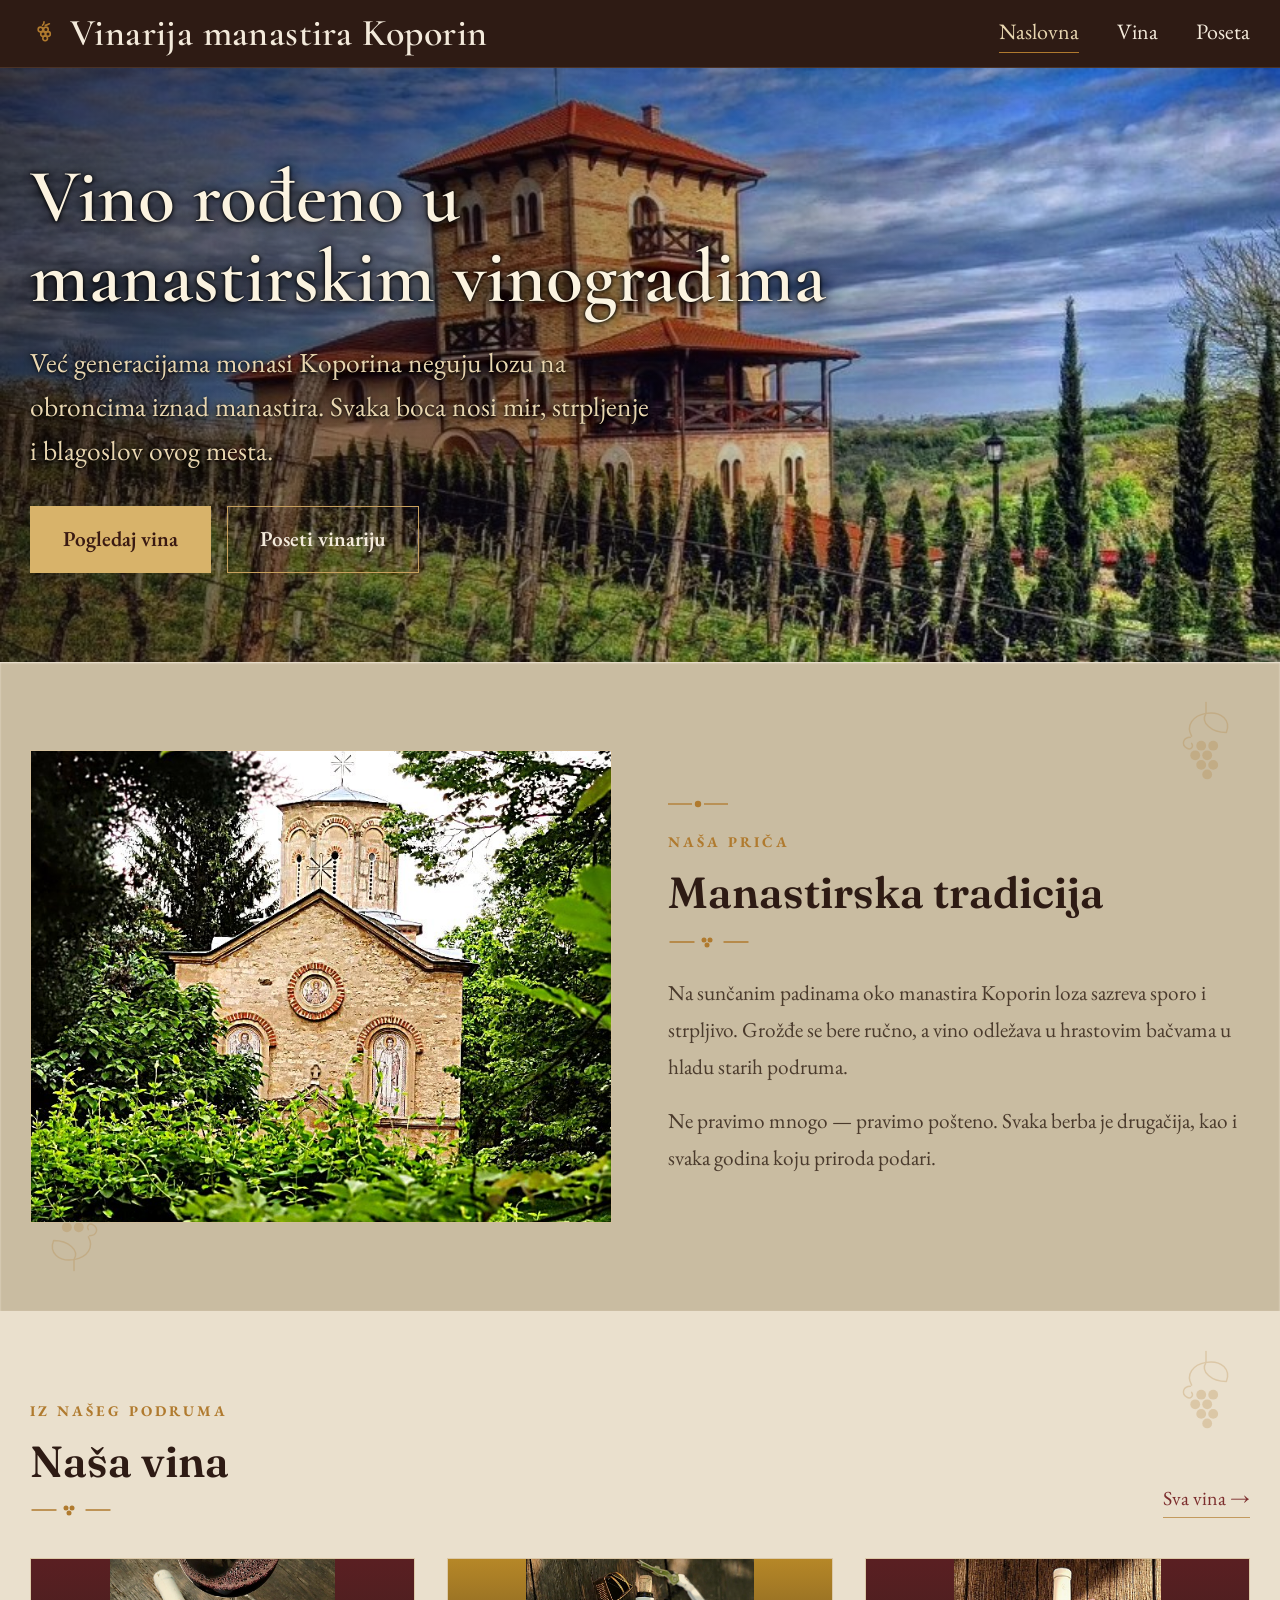
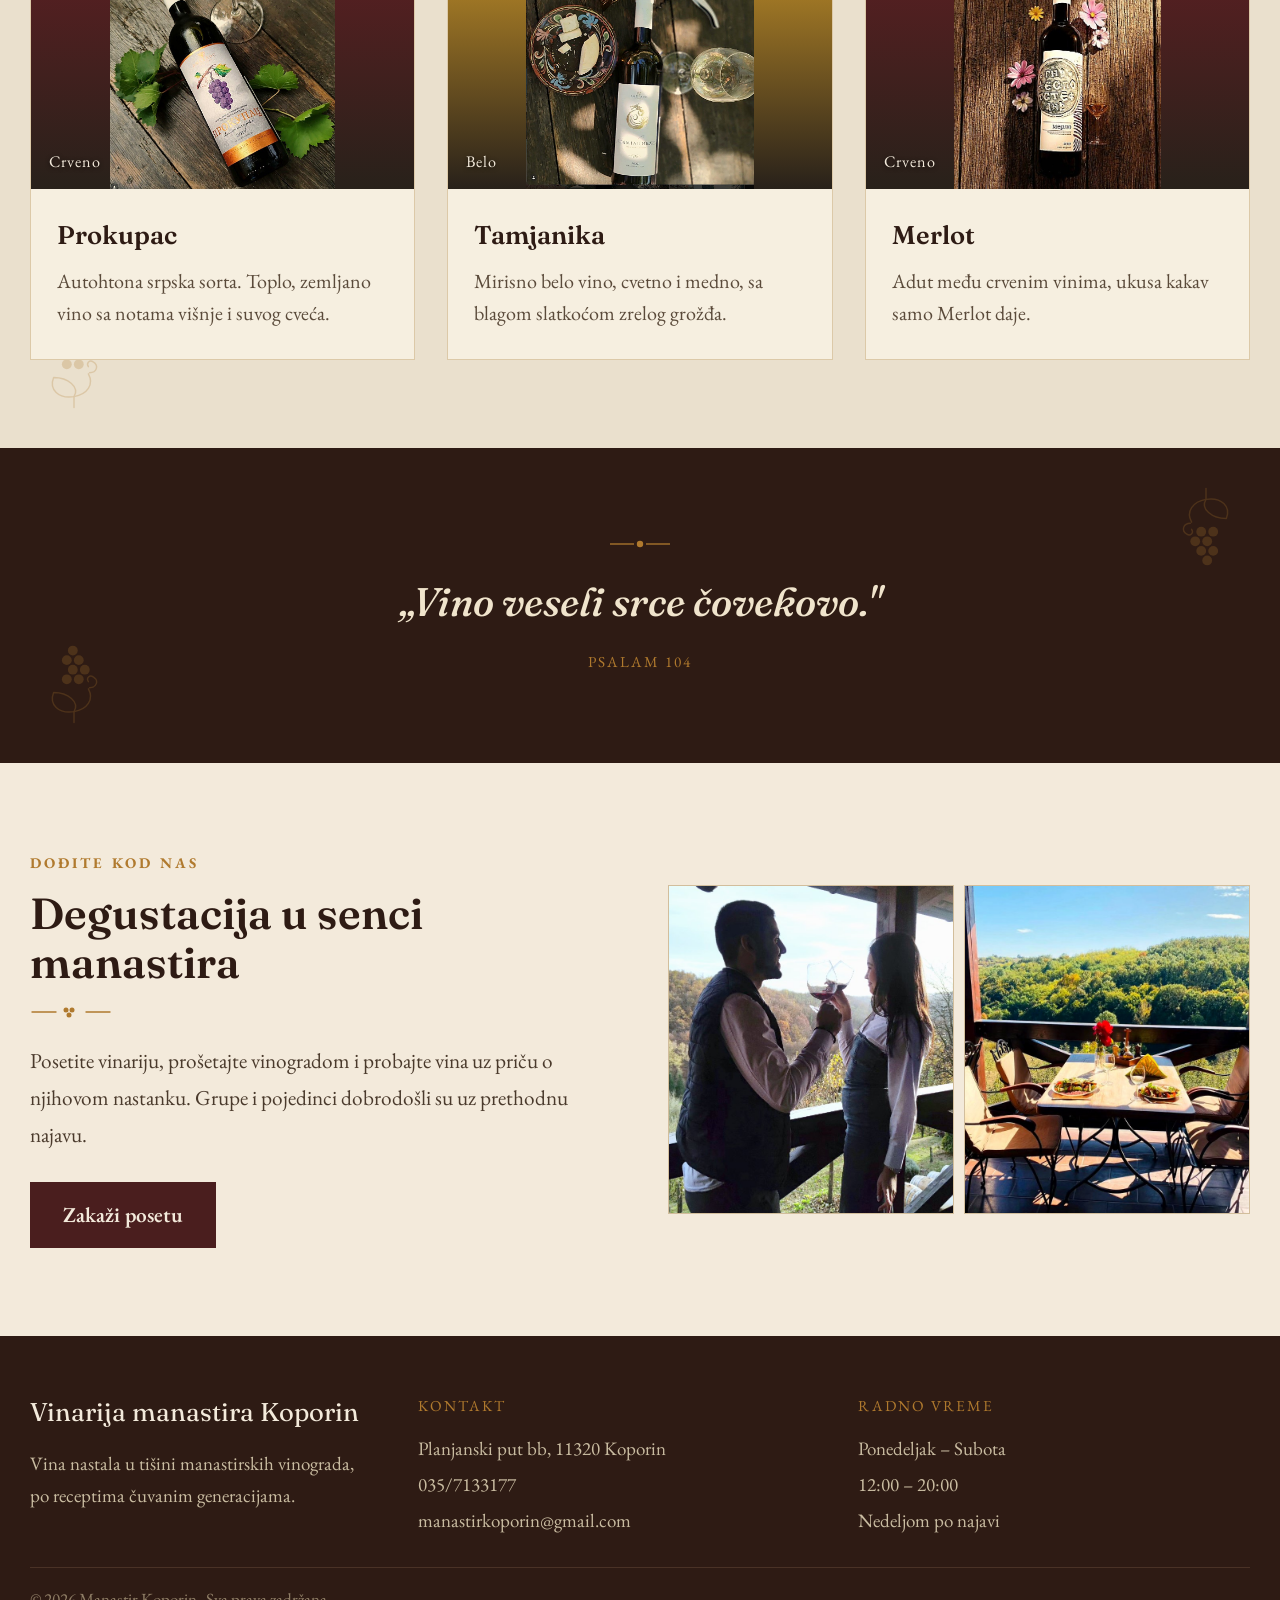
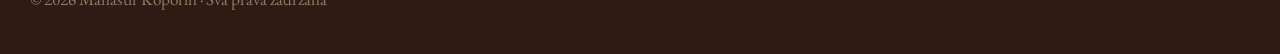
<file: index.html>
<!doctype html>
<html lang="sr-Latn">
<head>
<meta charset="utf-8">
<meta name="viewport" content="width=device-width, initial-scale=1">
<title>Vinarija manastira Koporin</title>
<meta name="description" content="Vina nastala u manastirskim vinogradima Koporina — prokupac, merlo, tamjanika, rizling i manastirske kupaže. Poseta i degustacija uz najavu.">
<link rel="preconnect" href="https://fonts.googleapis.com">
<link rel="preconnect" href="https://fonts.gstatic.com" crossorigin>
<link rel="stylesheet" href="https://fonts.googleapis.com/css2?family=Fraunces:ital,opsz,wght@0,9..144,400;0,9..144,500;0,9..144,600;1,9..144,500&family=EB+Garamond:ital,wght@0,400;0,500;0,600;1,400&family=Cormorant+Garamond:ital,wght@0,400;0,500;0,600;0,700;1,500&display=swap">
<link rel="stylesheet" href="styles.css">
</head>
<body>

<header class="site-header">
  <div class="wrap">
    <a class="brand" href="index.html">
      <svg width="28" height="28" viewBox="0 0 24 24" fill="none" stroke="#B07A2E" stroke-width="1.4" stroke-linecap="round"><path d="M12 2.5c0 2-1.2 2.8-1.2 2.8"></path><circle cx="9" cy="9" r="2"></circle><circle cx="13.6" cy="9" r="2"></circle><circle cx="11.2" cy="12.8" r="2"></circle><circle cx="15.4" cy="12.8" r="2"></circle><circle cx="13" cy="16.6" r="2"></circle><path d="M13 5.4c1.4 0 2.4-1 3.6-1.3"></path></svg>
      <span>Vinarija manastira Koporin</span>
    </a>
    <nav class="nav">
      <a href="index.html" class="is-active">Naslovna</a>
      <a href="vina.html">Vina</a>
      <a href="poseta.html">Poseta</a>
    </nav>
  </div>
</header>

<!-- HERO -->
<section class="hero" style="background-image:url('hero-vinograd.jpg');background-position:center 44%;">
  <div class="wrap">
    <h1 class="hero__title">Vino rođeno u<br>manastirskim vinogradima</h1>
    <p class="hero__lead">Već generacijama monasi Koporina neguju lozu na obroncima iznad manastira. Svaka boca nosi mir, strpljenje i blagoslov ovog mesta.</p>
    <div class="hero__btns">
      <a href="vina.html" class="btn btn--gold">Pogledaj vina</a>
      <a href="poseta.html" class="btn btn--outline">Poseti vinariju</a>
    </div>
  </div>
</section>

<!-- MANASTIRSKA TRADICIJA -->
<section class="section sec-clay orn">
  <div class="wrap split">
    <div class="split__media">
      <img src="crkva.jpg" alt="Crkva manastira Koporin">
    </div>
    <div class="split__body">
      <svg class="divider" width="60" height="16" viewBox="0 0 60 16" fill="none" stroke="#B07A2E" stroke-width="1.3"><line x1="0" y1="8" x2="24" y2="8"></line><circle cx="30" cy="8" r="3.2" fill="#B07A2E" stroke="none"></circle><line x1="36" y1="8" x2="60" y2="8"></line></svg>
      <div class="kicker">Naša priča</div>
      <h2 class="section-title" style="margin-bottom:24px;">Manastirska tradicija</h2>
      <p>Na sunčanim padinama oko manastira Koporin loza sazreva sporo i strpljivo. Grožđe se bere ručno, a vino odležava u hrastovim bačvama u hladu starih podruma.</p>
      <p>Ne pravimo mnogo — pravimo pošteno. Svaka berba je drugačija, kao i svaka godina koju priroda podari.</p>
    </div>
  </div>
</section>

<!-- NAŠA VINA -->
<section class="section sec-band orn">
  <div class="wrap">
    <div class="head-row">
      <div>
        <div class="kicker">Iz našeg podruma</div>
        <h2 class="section-title">Naša vina</h2>
      </div>
      <a href="vina.html" class="link-more">Sva vina →</a>
    </div>
    <div class="vino-grid">
      <article class="vino-card">
        <div class="vino-card__img"><img src="vino-prokupac.jpg" alt="Prokupac — crveno vino"><span class="vino-card__tag">Crveno</span></div>
        <div class="vino-card__body">
          <h3>Prokupac</h3>
          <p>Autohtona srpska sorta. Toplo, zemljano vino sa notama višnje i suvog cveća.</p>
        </div>
      </article>
      <article class="vino-card">
        <div class="vino-card__img is-white"><img src="vino-tamjanika.jpg" alt="Tamjanika — belo vino"><span class="vino-card__tag">Belo</span></div>
        <div class="vino-card__body">
          <h3>Tamjanika</h3>
          <p>Mirisno belo vino, cvetno i medno, sa blagom slatkoćom zrelog grožđa.</p>
        </div>
      </article>
      <article class="vino-card">
        <div class="vino-card__img"><img src="vino-merlo.jpg" alt="Merlot — crveno vino"><span class="vino-card__tag">Crveno</span></div>
        <div class="vino-card__body">
          <h3>Merlot</h3>
          <p>Adut među crvenim vinima, ukusa kakav samo Merlot daje.</p>
        </div>
      </article>
    </div>
  </div>
</section>

<!-- CITAT -->
<section class="section sec-dark orn">
  <div class="wrap quote">
    <svg class="divider" width="60" height="16" viewBox="0 0 60 16" fill="none" stroke="#B07A2E" stroke-width="1.3" style="margin:0 auto 22px;"><line x1="0" y1="8" x2="24" y2="8"></line><circle cx="30" cy="8" r="3.2" fill="#B07A2E" stroke="none"></circle><line x1="36" y1="8" x2="60" y2="8"></line></svg>
    <p>„Vino veseli srce čovekovo."</p>
    <div class="src">Psalam 104</div>
  </div>
</section>

<!-- POSETA TEASER -->
<section class="section sec-parchment">
  <div class="wrap split">
    <div class="split__body">
      <div class="kicker">Dođite kod nas</div>
      <h2 class="section-title" style="margin-bottom:22px;">Degustacija u senci manastira</h2>
      <p>Posetite vinariju, prošetajte vinogradom i probajte vina uz priču o njihovom nastanku. Grupe i pojedinci dobrodošli su uz prethodnu najavu.</p>
      <a href="poseta.html" class="btn btn--dark" style="margin-top:12px;">Zakaži posetu</a>
    </div>
    <div class="split__media" style="display:flex;gap:10px;">
      <img src="teaser-par.jpg" alt="Uz čašu vina na terasi vinarije" style="flex:1;aspect-ratio:1/1.15;">
      <img src="teaser-terasa.jpg" alt="Degustacija na terasi vinarije" style="flex:1;aspect-ratio:1/1.15;">
    </div>
  </div>
</section>

<!-- FOOTER -->
<footer class="site-footer">
  <div class="wrap footer-cols">
    <div class="about">
      <div class="name">Vinarija manastira Koporin</div>
      <p>Vina nastala u tišini manastirskih vinograda, po receptima čuvanim generacijama.</p>
    </div>
    <div class="footer-col">
      <div class="h">Kontakt</div>
      <div>Planjanski put bb, 11320 Koporin</div>
      <div><a href="tel:+38135713317">035/7133177</a></div>
      <div><a href="mailto:manastirkoporin@gmail.com">manastirkoporin@gmail.com</a></div>
    </div>
    <div class="footer-col">
      <div class="h">Radno vreme</div>
      <div>Ponedeljak – Subota</div>
      <div>12:00 – 20:00</div>
      <div>Nedeljom po najavi</div>
    </div>
  </div>
  <div class="wrap"><div class="copyright">© 2026 Manastir Koporin · Sva prava zadržana</div></div>
</footer>

</body>
</html>
</file>
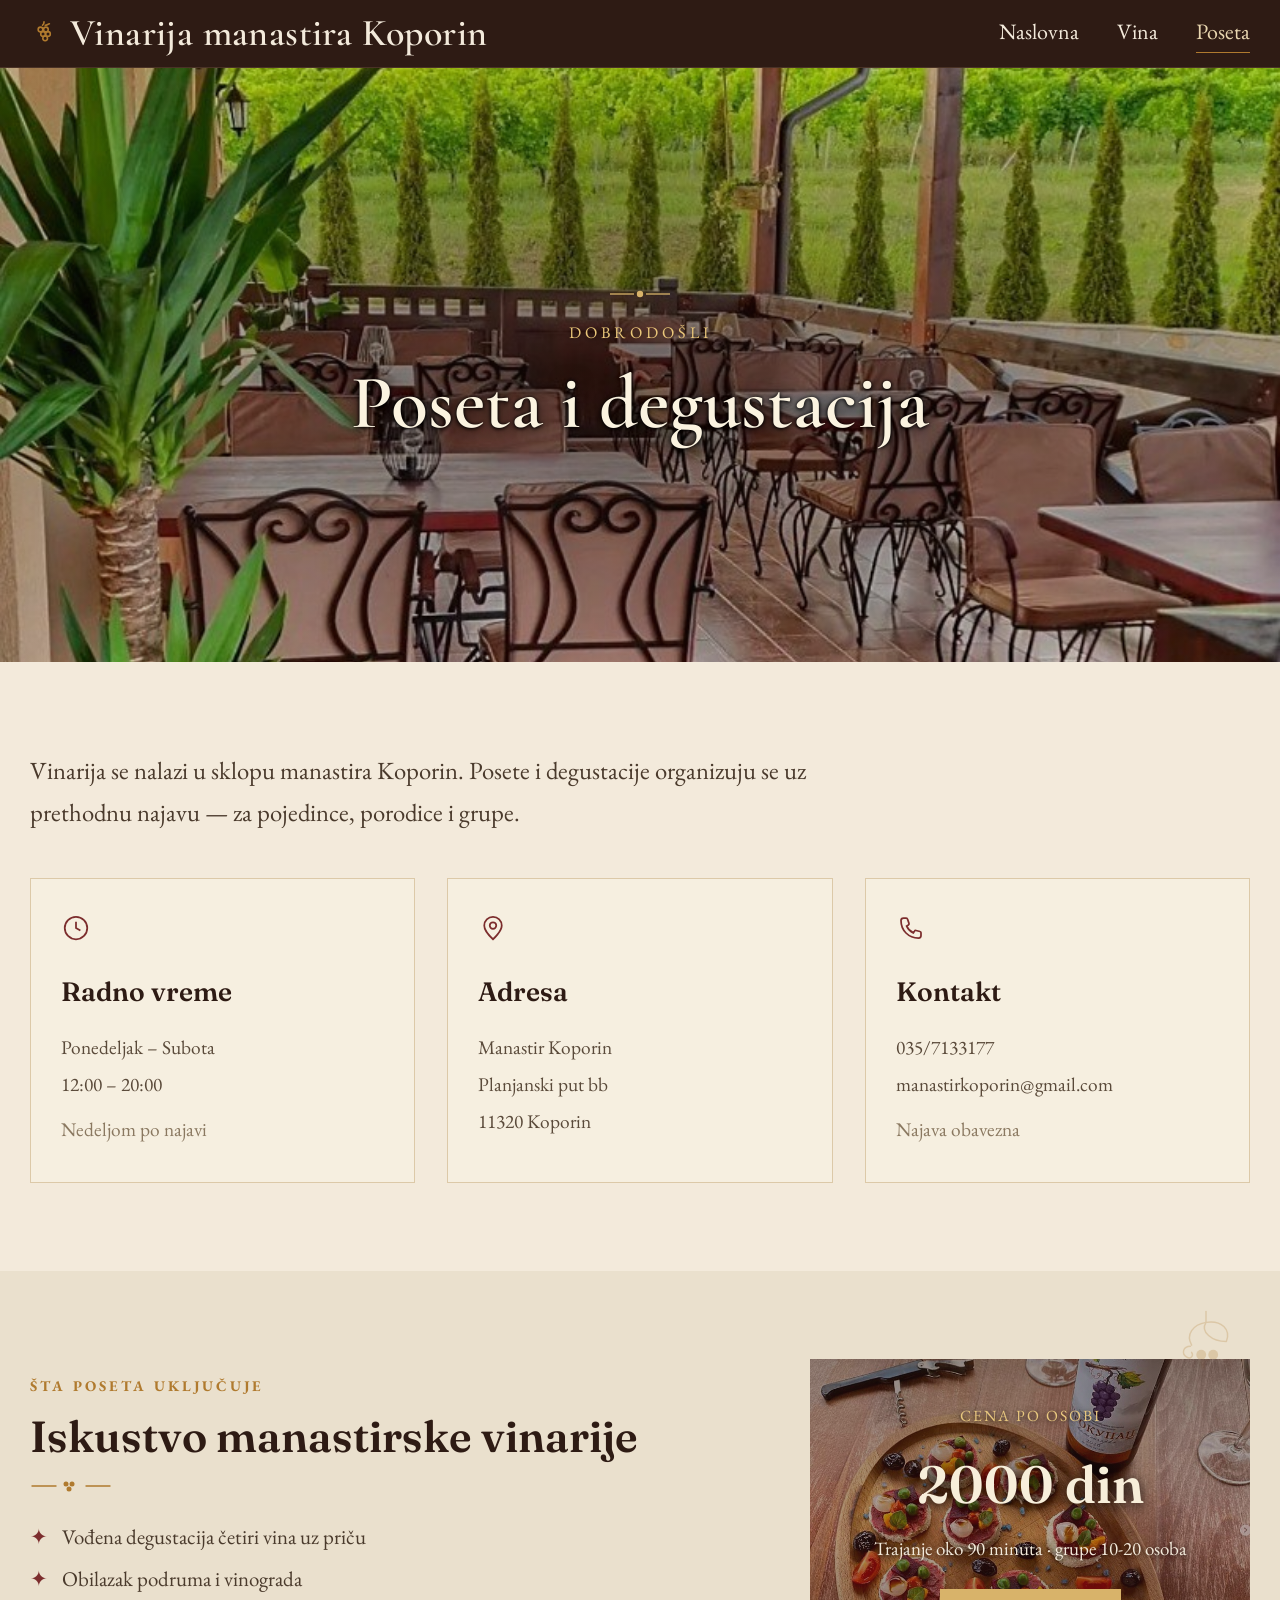
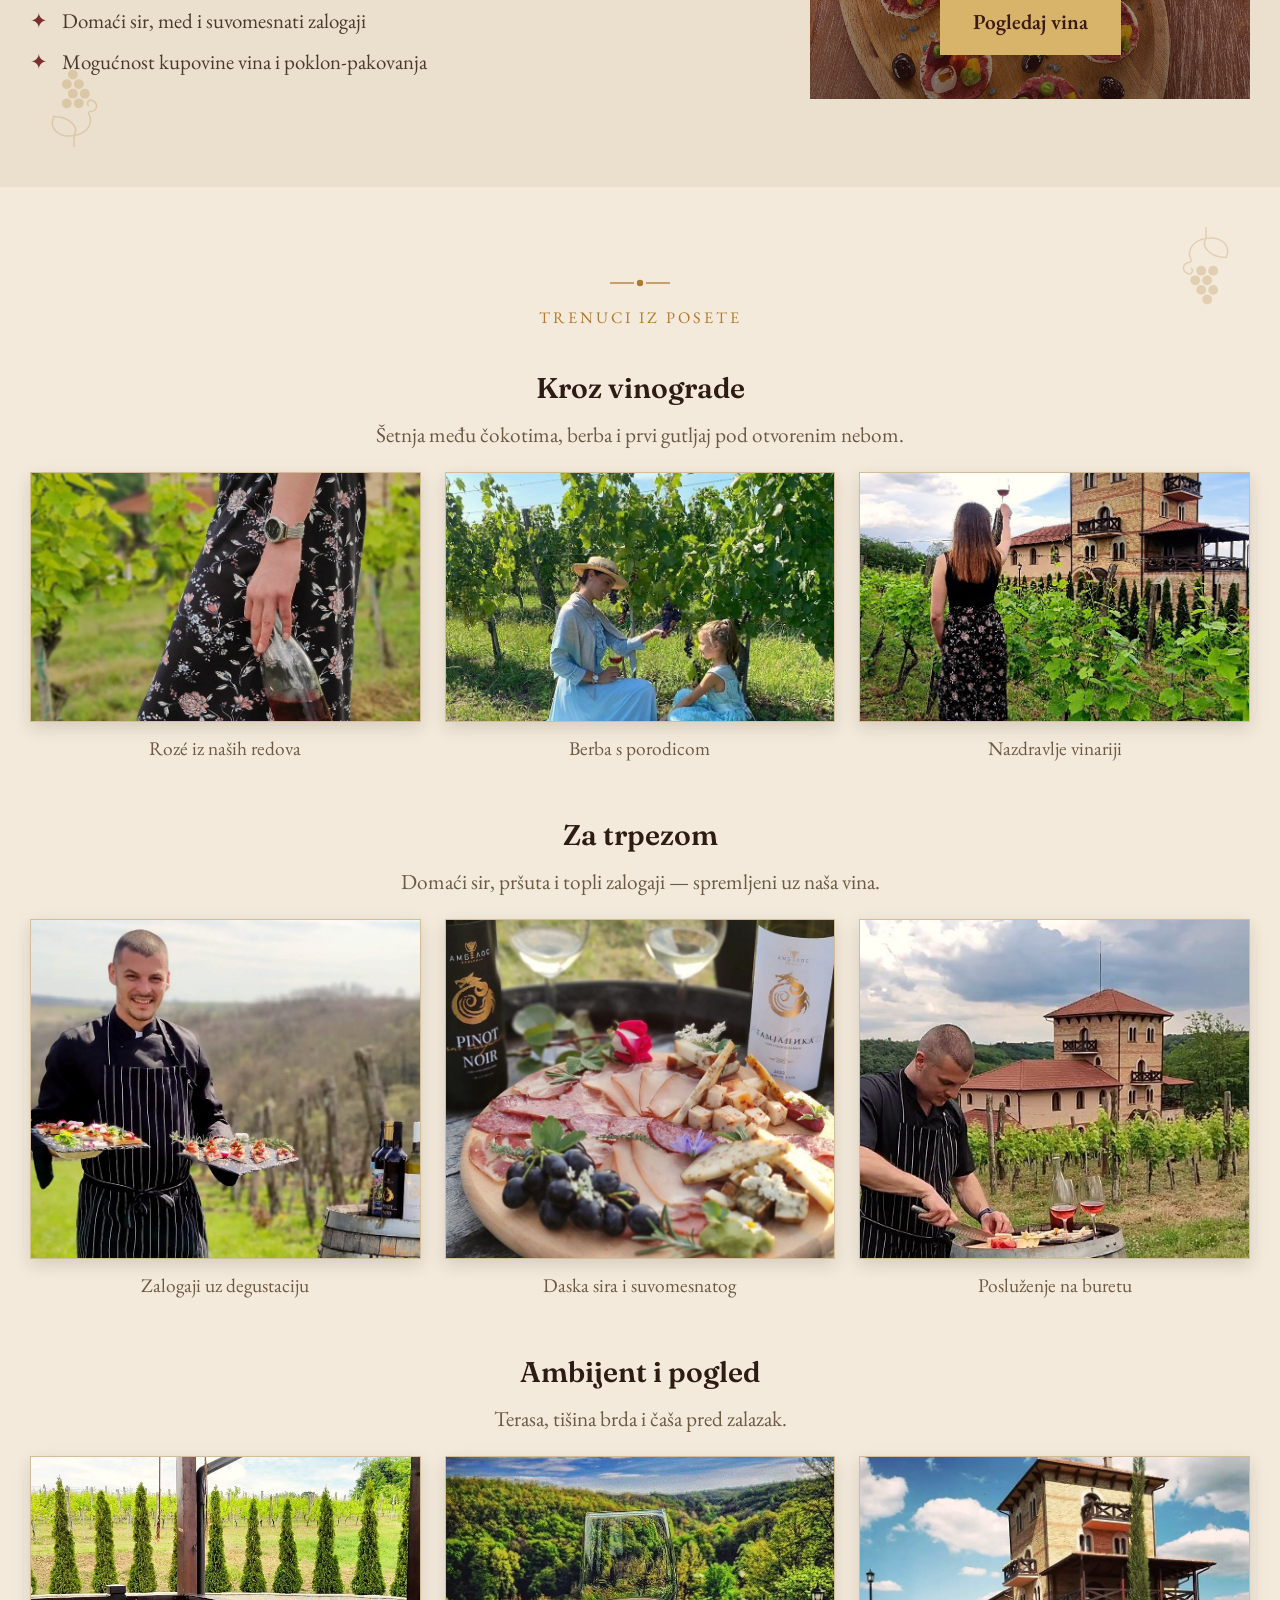
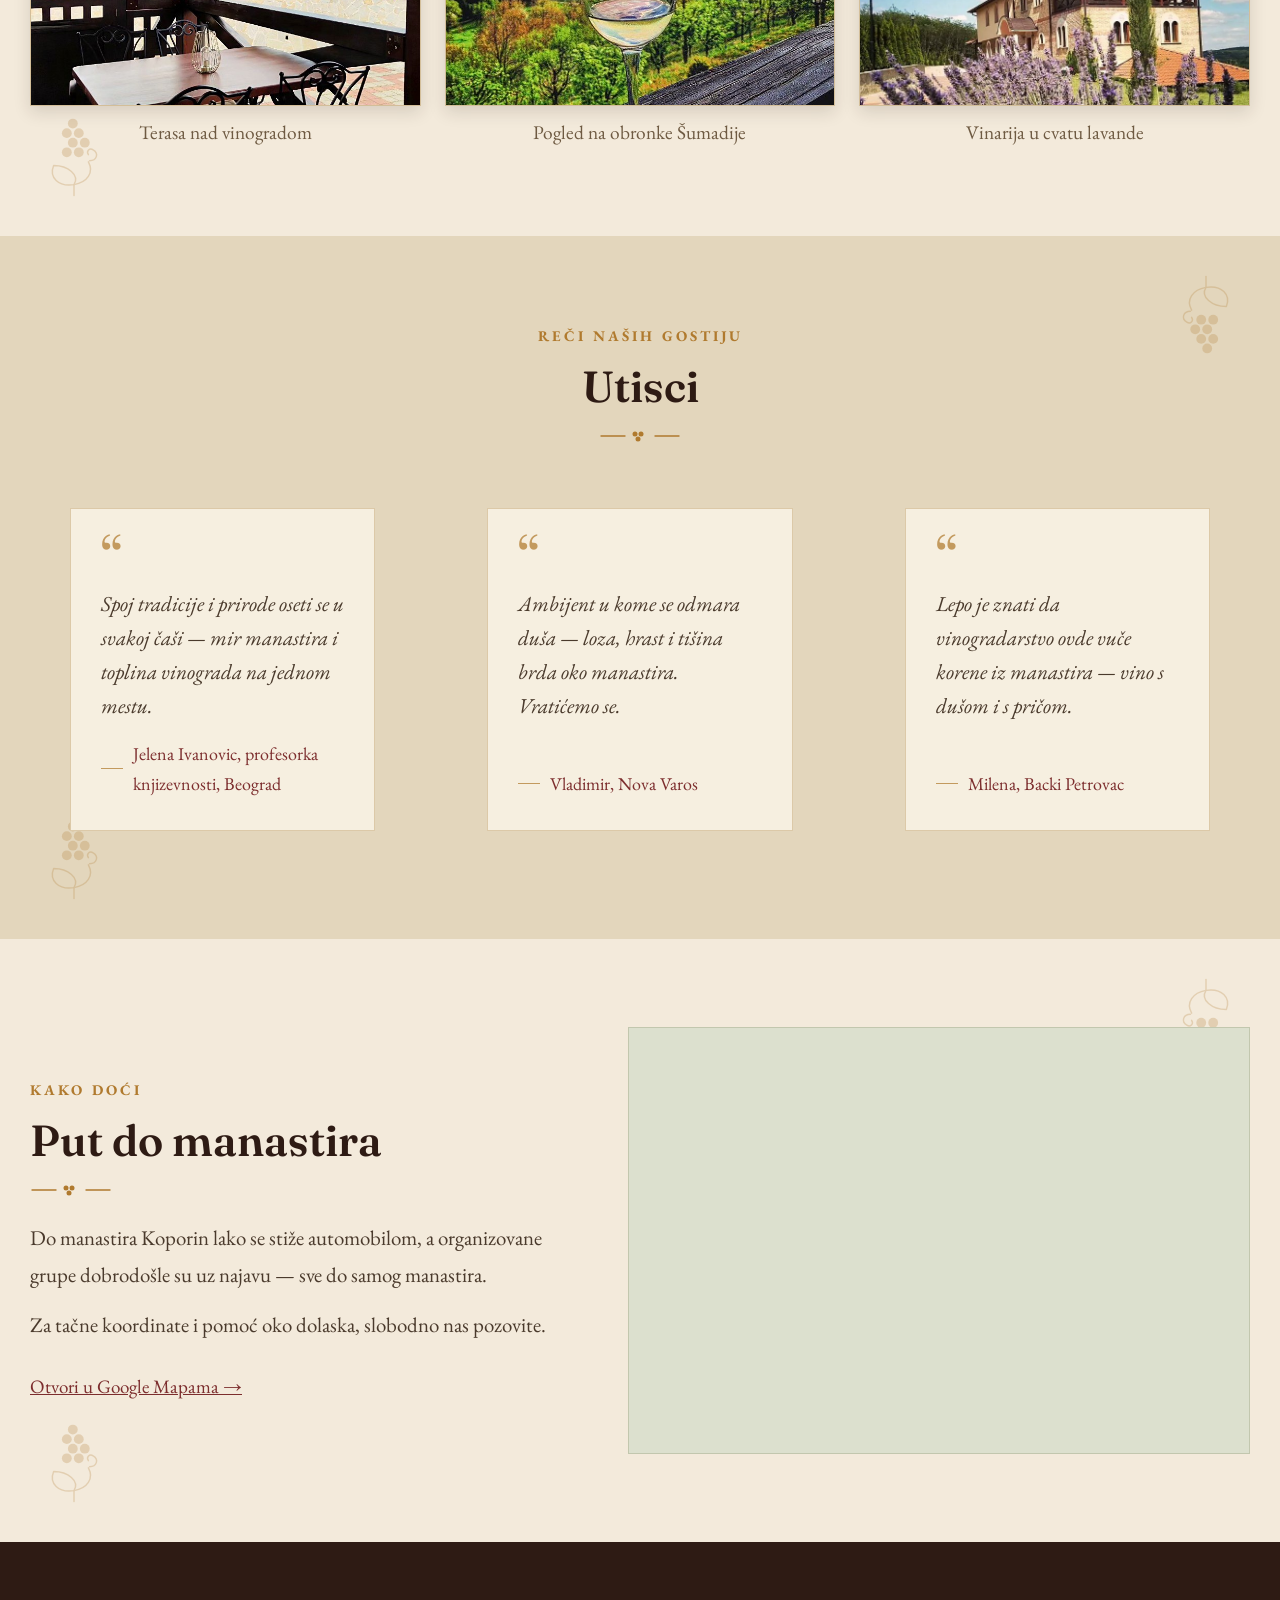
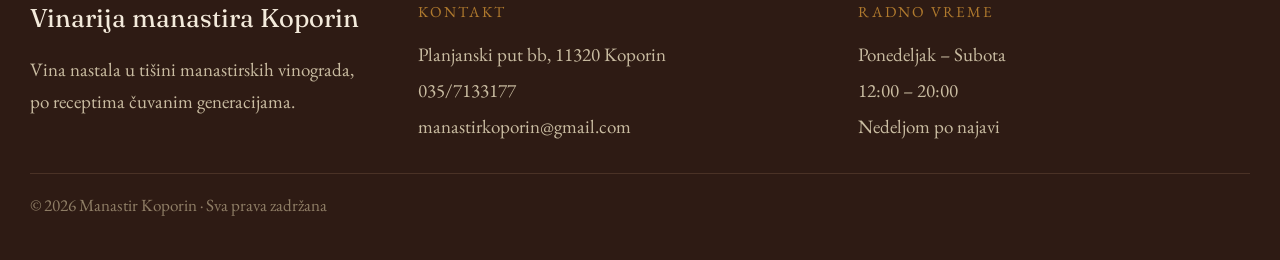
<file: poseta.html>
<!doctype html>
<html lang="sr-Latn">
<head>
<meta charset="utf-8">
<meta name="viewport" content="width=device-width, initial-scale=1">
<title>Poseta i degustacija — Vinarija manastira Koporin</title>
<meta name="description" content="Poseta i degustacija u vinariji manastira Koporin — radno vreme, cena, ponuda i mapa. Najava obavezna.">
<link rel="preconnect" href="https://fonts.googleapis.com">
<link rel="preconnect" href="https://fonts.gstatic.com" crossorigin>
<link rel="stylesheet" href="https://fonts.googleapis.com/css2?family=Fraunces:ital,opsz,wght@0,9..144,400;0,9..144,500;0,9..144,600;1,9..144,500&family=EB+Garamond:ital,wght@0,400;0,500;0,600;1,400&family=Cormorant+Garamond:ital,wght@0,400;0,500;0,600;0,700;1,500&display=swap">
<link rel="stylesheet" href="styles.css">
</head>
<body>

<header class="site-header">
  <div class="wrap">
    <a class="brand" href="index.html">
      <svg width="28" height="28" viewBox="0 0 24 24" fill="none" stroke="#B07A2E" stroke-width="1.4" stroke-linecap="round"><path d="M12 2.5c0 2-1.2 2.8-1.2 2.8"></path><circle cx="9" cy="9" r="2"></circle><circle cx="13.6" cy="9" r="2"></circle><circle cx="11.2" cy="12.8" r="2"></circle><circle cx="15.4" cy="12.8" r="2"></circle><circle cx="13" cy="16.6" r="2"></circle><path d="M13 5.4c1.4 0 2.4-1 3.6-1.3"></path></svg>
      <span>Vinarija manastira Koporin</span>
    </a>
    <nav class="nav">
      <a href="index.html">Naslovna</a>
      <a href="vina.html">Vina</a>
      <a href="poseta.html" class="is-active">Poseta</a>
    </nav>
  </div>
</header>

<!-- HERO -->
<section class="hero hero--center" style="background-image:url('poseta-hero.jpg');background-position:center 44%;">
  <div class="wrap">
    <svg class="divider" width="60" height="16" viewBox="0 0 60 16" fill="none" stroke="#D8B36A" stroke-width="1.3" style="margin-bottom:18px;"><line x1="0" y1="8" x2="24" y2="8"></line><circle cx="30" cy="8" r="3.2" fill="#D8B36A" stroke="none"></circle><line x1="36" y1="8" x2="60" y2="8"></line></svg>
    <div class="hero__eyebrow">Dobrodošli</div>
    <h1 class="hero__title">Poseta i degustacija</h1>
  </div>
</section>

<!-- INFO KOLONE -->
<section class="section sec-parchment">
  <div class="wrap">
    <p class="lead">Vinarija se nalazi u sklopu manastira Koporin. Posete i degustacije organizuju se uz prethodnu najavu — za pojedince, porodice i grupe.</p>
    <div class="info-grid">
      <div class="info-card">
        <svg width="30" height="30" viewBox="0 0 24 24" fill="none" stroke="#7C2D2D" stroke-width="1.4"><circle cx="12" cy="12" r="9"></circle><path d="M12 7v5l3.5 2"></path></svg>
        <h3>Radno vreme</h3>
        <div class="lines">
          <div>Ponedeljak – Subota</div>
          <div>12:00 – 20:00</div>
          <div class="muted">Nedeljom po najavi</div>
        </div>
      </div>
      <div class="info-card">
        <svg width="30" height="30" viewBox="0 0 24 24" fill="none" stroke="#7C2D2D" stroke-width="1.4"><path d="M12 21s7-6.2 7-11a7 7 0 0 0-14 0c0 4.8 7 11 7 11z"></path><circle cx="12" cy="10" r="2.6"></circle></svg>
        <h3>Adresa</h3>
        <div class="lines">
          <div>Manastir Koporin</div>
          <div>Planjanski put bb</div>
          <div>11320 Koporin</div>
        </div>
      </div>
      <div class="info-card">
        <svg width="30" height="30" viewBox="0 0 24 24" fill="none" stroke="#7C2D2D" stroke-width="1.4"><path d="M4 6c0 8 6 14 14 14 1.2 0 2-.9 2-2v-2.2c0-.5-.3-.9-.8-1l-3.2-.8c-.5-.1-1 .1-1.2.5l-.9 1.4c-2.4-1.1-4.3-3-5.4-5.4l1.4-.9c.4-.2.6-.7.5-1.2L9.2 4.8c-.1-.5-.5-.8-1-.8H6C4.9 4 4 4.8 4 6z"></path></svg>
        <h3>Kontakt</h3>
        <div class="lines">
          <div><a href="tel:+38135713317" style="color:inherit;text-decoration:none;">035/7133177</a></div>
          <div><a href="mailto:manastirkoporin@gmail.com" style="color:inherit;text-decoration:none;">manastirkoporin@gmail.com</a></div>
          <div class="muted">Najava obavezna</div>
        </div>
      </div>
    </div>
  </div>
</section>

<!-- ŠTA POSETA UKLJUČUJE -->
<section class="section sec-band orn">
  <div class="wrap include">
    <div class="include__list">
      <div class="kicker">Šta poseta uključuje</div>
      <h2 class="section-title">Iskustvo manastirske vinarije</h2>
      <ul>
        <li>Vođena degustacija četiri vina uz priču</li>
        <li>Obilazak podruma i vinograda</li>
        <li>Domaći sir, med i suvomesnati zalogaji</li>
        <li>Mogućnost kupovine vina i poklon-pakovanja</li>
      </ul>
    </div>
    <div class="price-box">
      <img src="degustacija-bg.jpg" alt="Degustacija — zalogaji uz vino">
      <div class="label">Cena po osobi</div>
      <div class="amount">2000 din</div>
      <p class="note">Trajanje oko 90 minuta · grupe 10-20 osoba</p>
      <a href="vina.html" class="btn btn--gold">Pogledaj vina</a>
    </div>
  </div>
</section>

<!-- TRENUCI IZ POSETE (galerija) -->
<section class="section sec-parchment orn">
  <div class="wrap">
    <div class="gallery-head">
      <svg class="divider" width="60" height="16" viewBox="0 0 60 16" fill="none" stroke="#B07A2E" stroke-width="1.3" style="margin:0 auto 14px;"><line x1="0" y1="8" x2="24" y2="8"></line><circle cx="30" cy="8" r="3.2" fill="#B07A2E" stroke="none"></circle><line x1="36" y1="8" x2="60" y2="8"></line></svg>
      <div class="eyebrow">Trenuci iz posete</div>
    </div>

    <div class="scene">
      <div class="scene__head">
        <h3>Kroz vinograde</h3>
        <p>Šetnja među čokotima, berba i prvi gutljaj pod otvorenim nebom.</p>
      </div>
      <div class="gallery-grid">
        <figure><div class="ph"><img src="g-roze.jpg" alt="Rozé u vinogradu"></div><figcaption>Rozé iz naših redova</figcaption></figure>
        <figure><div class="ph"><img src="g-berba.jpg" alt="Berba grožđa"></div><figcaption>Berba s porodicom</figcaption></figure>
        <figure><div class="ph"><img src="g-nazdravlje.jpg" alt="Nazdravljanje pred vinarijom"></div><figcaption>Nazdravlje vinariji</figcaption></figure>
      </div>
    </div>

    <div class="scene">
      <div class="scene__head">
        <h3>Za trpezom</h3>
        <p>Domaći sir, pršuta i topli zalogaji — spremljeni uz naša vina.</p>
      </div>
      <div class="gallery-grid">
        <figure><div class="ph"><img src="g-zalogaji.jpg" alt="Zalogaji uz vino" style="object-position:center top;"></div><figcaption>Zalogaji uz degustaciju</figcaption></figure>
        <figure><div class="ph"><img src="g-daska.jpg" alt="Daska sira i suvomesnatog"></div><figcaption>Daska sira i suvomesnatog</figcaption></figure>
        <figure><div class="ph"><img src="g-bure.jpg" alt="Posluženje na buretu" style="object-position:center 30%;"></div><figcaption>Posluženje na buretu</figcaption></figure>
      </div>
    </div>

    <div class="scene">
      <div class="scene__head">
        <h3>Ambijent i pogled</h3>
        <p>Terasa, tišina brda i čaša pred zalazak.</p>
      </div>
      <div class="gallery-grid">
        <figure><div class="ph"><img src="g-terasa.jpg" alt="Terasa nad vinogradom"></div><figcaption>Terasa nad vinogradom</figcaption></figure>
        <figure><div class="ph"><img src="g-pogled.jpg" alt="Čaša vina uz pogled na obronke Šumadije"></div><figcaption>Pogled na obronke Šumadije</figcaption></figure>
        <figure><div class="ph"><img src="g-lavanda.jpg" alt="Vinarija u cvatu lavande"></div><figcaption>Vinarija u cvatu lavande</figcaption></figure>
      </div>
    </div>
  </div>
</section>

<!-- UTISCI -->
<section class="section sec-band2 orn">
  <div class="wrap">
    <div class="utisci-head">
      <div class="kicker">Reči naših gostiju</div>
      <h2 class="section-title">Utisci</h2>
    </div>
    <div class="utisci-grid">
      <blockquote class="utisak">
        <div class="mark">&#8220;</div>
        <p>Spoj tradicije i prirode oseti se u svakoj čaši — mir manastira i toplina vinograda na jednom mestu.</p>
        <footer class="by"><i></i><span>Jelena Ivanovic, profesorka knjizevnosti, Beograd</span></footer>
      </blockquote>
      <blockquote class="utisak">
        <div class="mark">&#8220;</div>
        <p>Ambijent u kome se odmara duša — loza, hrast i tišina brda oko manastira. Vratićemo se.</p>
        <footer class="by"><i></i><span>Vladimir, Nova Varos</span></footer>
      </blockquote>
      <blockquote class="utisak">
        <div class="mark">&#8220;</div>
        <p>Lepo je znati da vinogradarstvo ovde vuče korene iz manastira — vino s dušom i s pričom.</p>
        <footer class="by"><i></i><span>Milena, Backi Petrovac</span></footer>
      </blockquote>
    </div>
  </div>
</section>

<!-- KAKO DOĆI -->
<section class="section sec-parchment orn">
  <div class="wrap map-split">
    <div class="map-split__text">
      <div class="kicker">Kako doći</div>
      <h2 class="section-title" style="margin-bottom:22px;">Put do manastira</h2>
      <p>Do manastira Koporin lako se stiže automobilom, a organizovane grupe dobrodošle su uz najavu — sve do samog manastira.</p>
      <p>Za tačne koordinate i pomoć oko dolaska, slobodno nas pozovite.</p>
      <a class="map-link" href="https://www.google.com/maps/search/?api=1&query=44.3151417,21.0016861" target="_blank" rel="noopener">Otvori u Google Mapama →</a>
    </div>
    <div class="map-wrap">
      <div class="map-frame">
        <iframe
          title="Mapa — Manastir Koporin"
          src="https://maps.google.com/maps?q=44.3151417,21.0016861&z=15&hl=sr&output=embed"
          loading="lazy" referrerpolicy="no-referrer-when-downgrade" allowfullscreen></iframe>
      </div>
    </div>
  </div>
</section>

<!-- FOOTER -->
<footer class="site-footer">
  <div class="wrap footer-cols">
    <div class="about">
      <div class="name">Vinarija manastira Koporin</div>
      <p>Vina nastala u tišini manastirskih vinograda, po receptima čuvanim generacijama.</p>
    </div>
    <div class="footer-col">
      <div class="h">Kontakt</div>
      <div>Planjanski put bb, 11320 Koporin</div>
      <div><a href="tel:+38135713317">035/7133177</a></div>
      <div><a href="mailto:manastirkoporin@gmail.com">manastirkoporin@gmail.com</a></div>
    </div>
    <div class="footer-col">
      <div class="h">Radno vreme</div>
      <div>Ponedeljak – Subota</div>
      <div>12:00 – 20:00</div>
      <div>Nedeljom po najavi</div>
    </div>
  </div>
  <div class="wrap"><div class="copyright">© 2026 Manastir Koporin · Sva prava zadržana</div></div>
</footer>

</body>
</html>
</file>
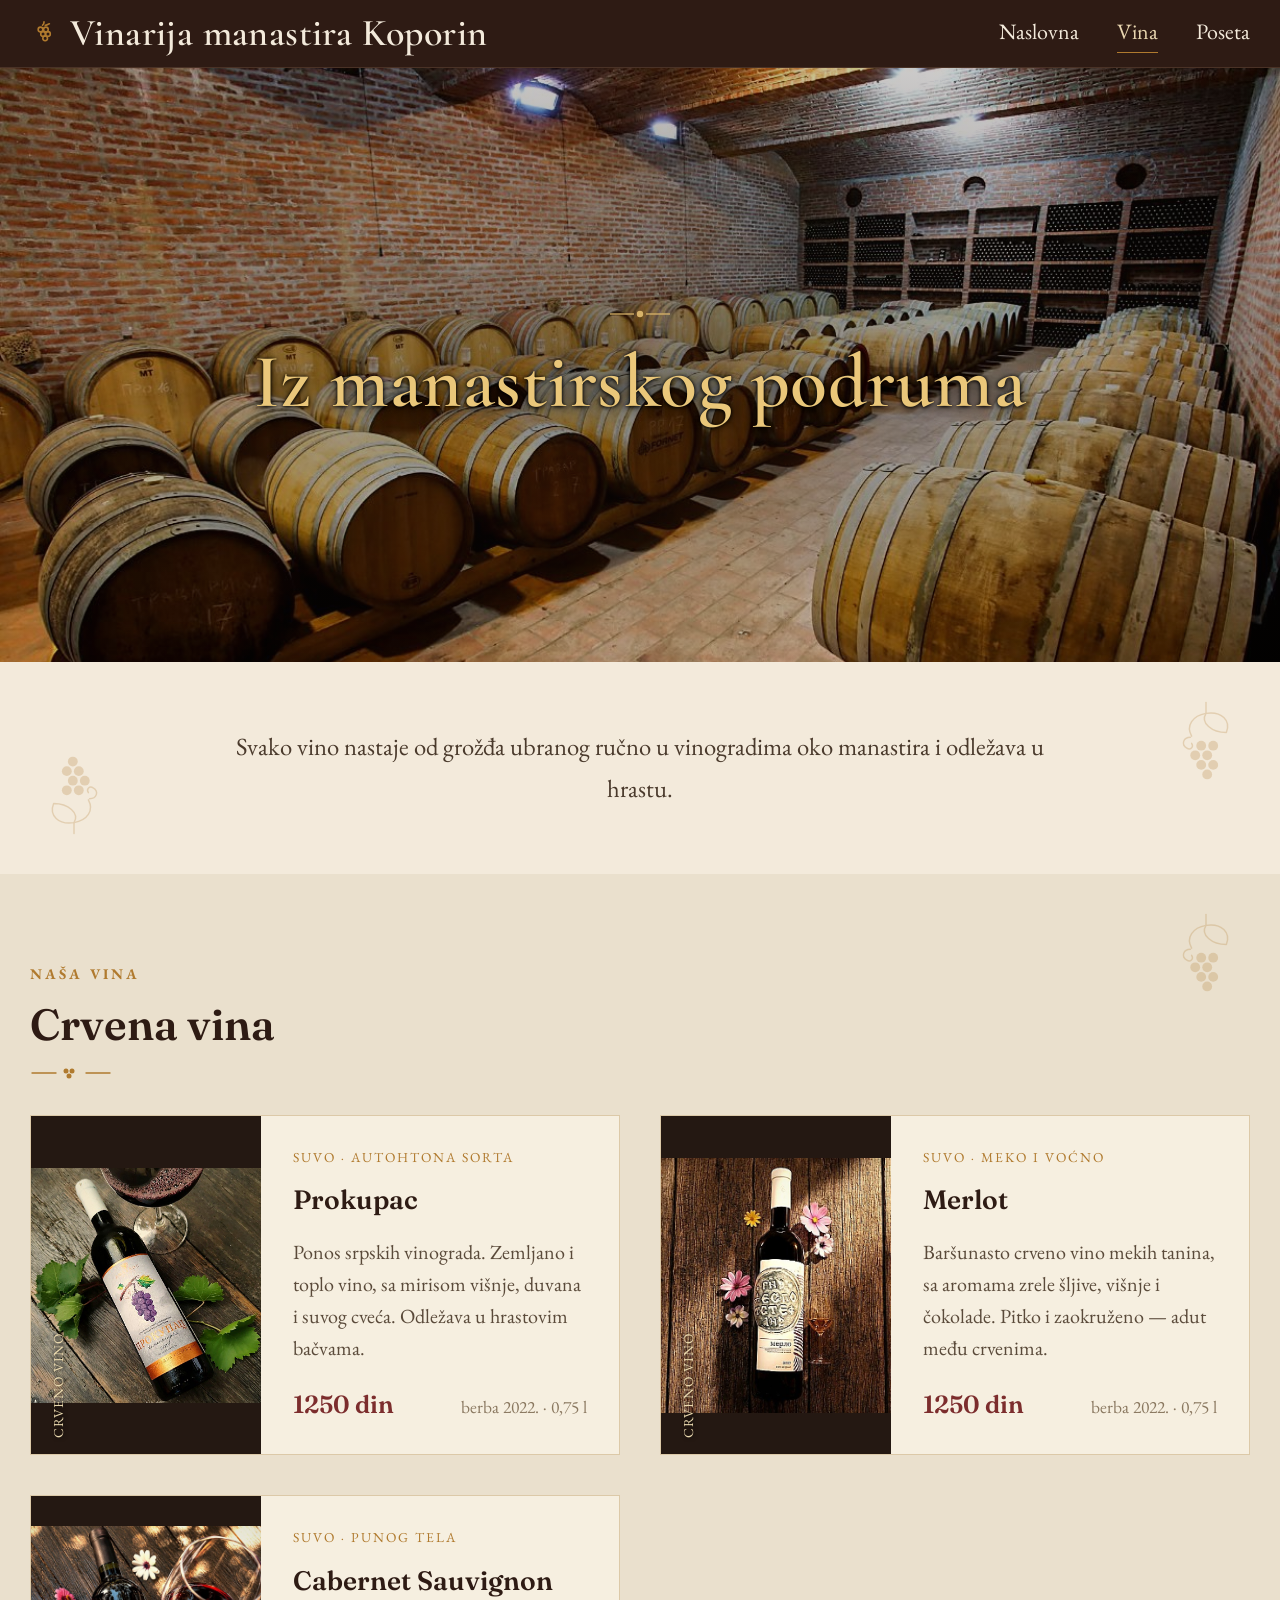
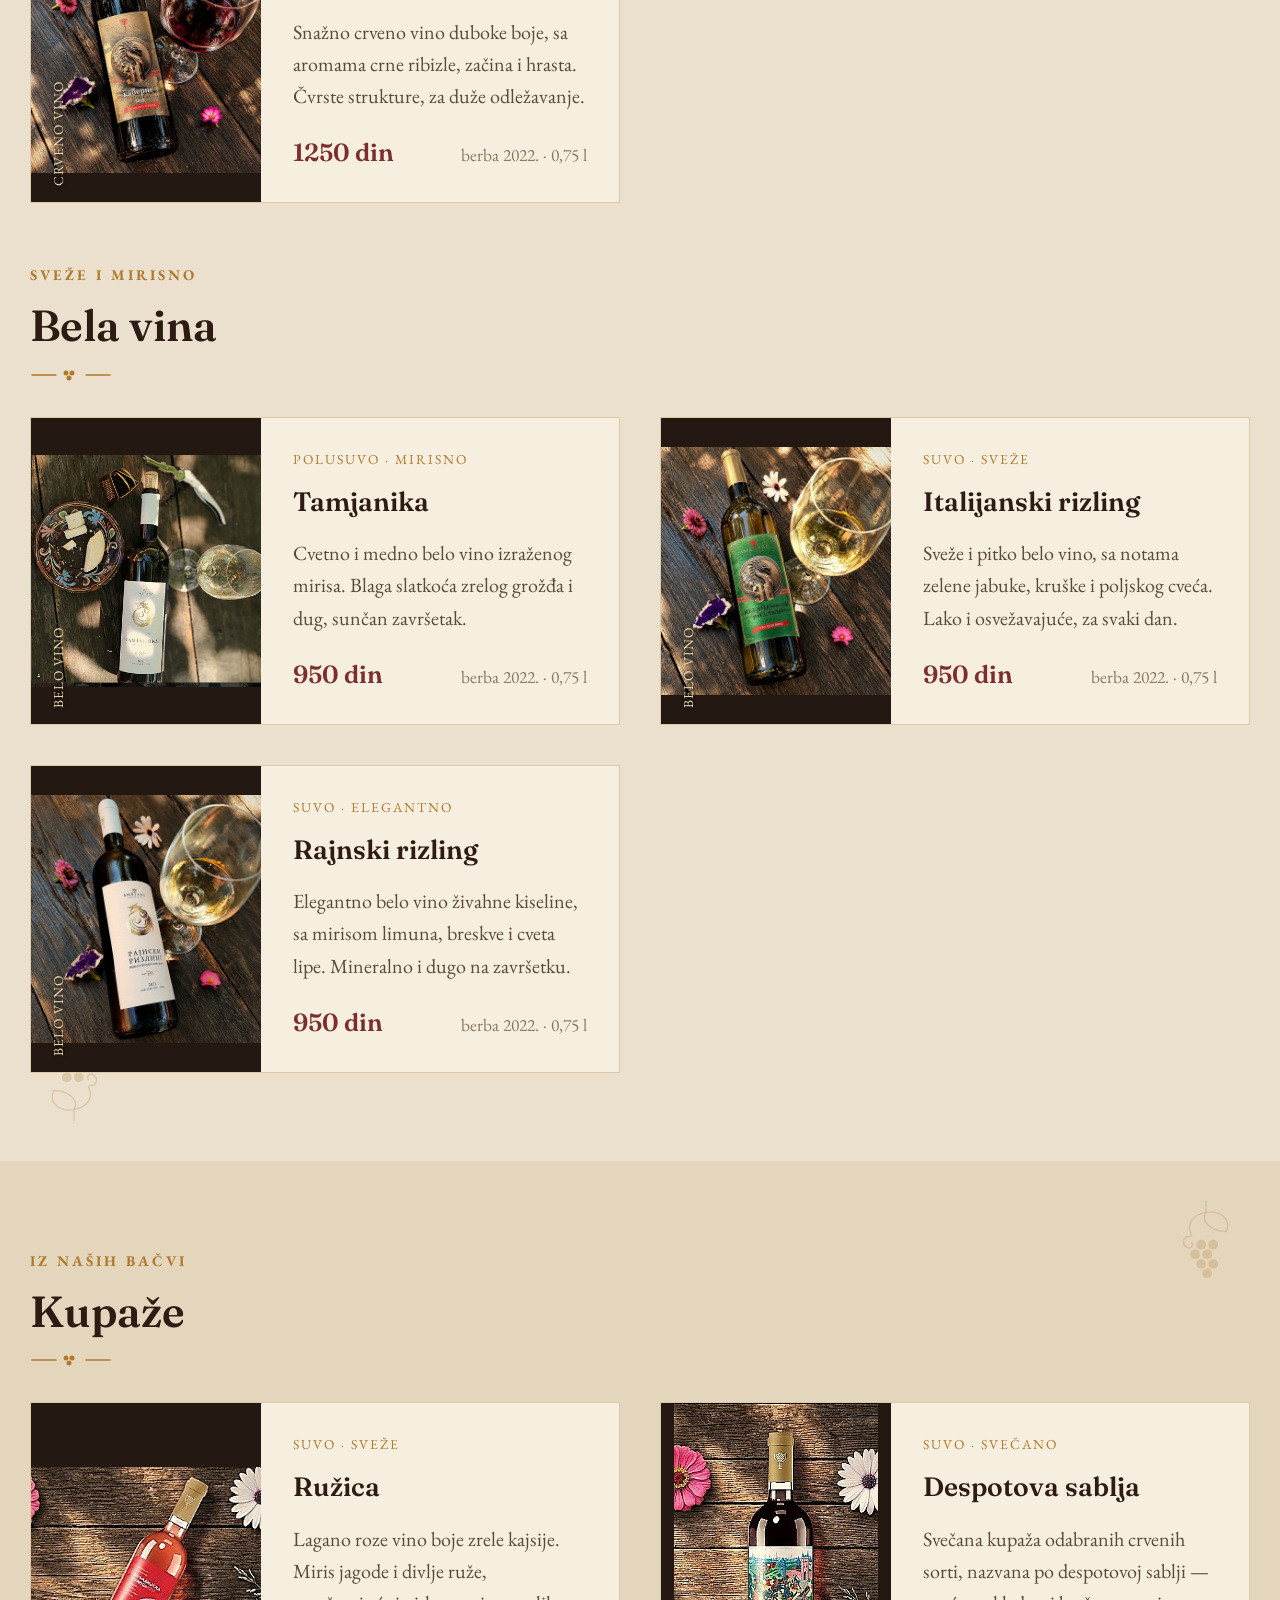
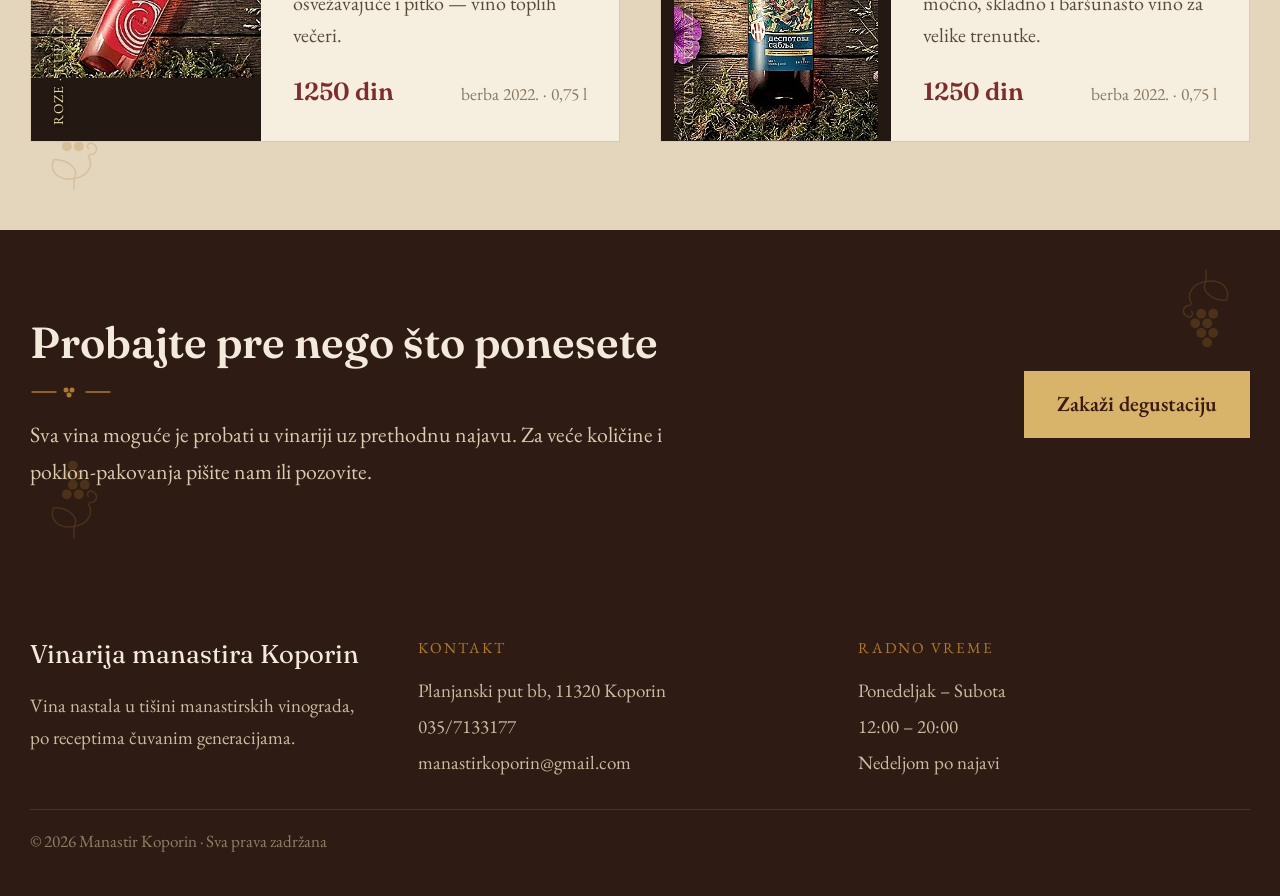
<file: vina.html>
<!doctype html>
<html lang="sr-Latn">
<head>
<meta charset="utf-8">
<meta name="viewport" content="width=device-width, initial-scale=1">
<title>Vina — Vinarija manastira Koporin</title>
<meta name="description" content="Vina vinarije manastira Koporin: crvena (prokupac, merlo, cabernet sauvignon), bela (tamjanika, italijanski i rajnski rizling) i manastirske kupaže.">
<link rel="preconnect" href="https://fonts.googleapis.com">
<link rel="preconnect" href="https://fonts.gstatic.com" crossorigin>
<link rel="stylesheet" href="https://fonts.googleapis.com/css2?family=Fraunces:ital,opsz,wght@0,9..144,400;0,9..144,500;0,9..144,600;1,9..144,500&family=EB+Garamond:ital,wght@0,400;0,500;0,600;1,400&family=Cormorant+Garamond:ital,wght@0,400;0,500;0,600;0,700;1,500&display=swap">
<link rel="stylesheet" href="styles.css">
</head>
<body>

<header class="site-header">
  <div class="wrap">
    <a class="brand" href="index.html">
      <svg width="28" height="28" viewBox="0 0 24 24" fill="none" stroke="#B07A2E" stroke-width="1.4" stroke-linecap="round"><path d="M12 2.5c0 2-1.2 2.8-1.2 2.8"></path><circle cx="9" cy="9" r="2"></circle><circle cx="13.6" cy="9" r="2"></circle><circle cx="11.2" cy="12.8" r="2"></circle><circle cx="15.4" cy="12.8" r="2"></circle><circle cx="13" cy="16.6" r="2"></circle><path d="M13 5.4c1.4 0 2.4-1 3.6-1.3"></path></svg>
      <span>Vinarija manastira Koporin</span>
    </a>
    <nav class="nav">
      <a href="index.html">Naslovna</a>
      <a href="vina.html" class="is-active">Vina</a>
      <a href="poseta.html">Poseta</a>
    </nav>
  </div>
</header>

<!-- HERO -->
<section class="hero hero--center" style="background-image:url('podrum.jpg');background-position:center 50%;">
  <div class="wrap">
    <svg class="divider" width="60" height="16" viewBox="0 0 60 16" fill="none" stroke="#D8B36A" stroke-width="1.3" style="margin-bottom:20px;"><line x1="0" y1="8" x2="24" y2="8"></line><circle cx="30" cy="8" r="3.2" fill="#D8B36A" stroke="none"></circle><line x1="36" y1="8" x2="60" y2="8"></line></svg>
    <h1 class="hero__title hero__title--gold">Iz manastirskog podruma</h1>
  </div>
</section>

<!-- UVOD -->
<section class="section sec-parchment orn" style="padding-top:clamp(44px,5vw,64px);padding-bottom:clamp(44px,5vw,64px);">
  <div class="wrap" style="text-align:center;">
    <p class="lead" style="margin:0 auto;max-width:820px;">Svako vino nastaje od grožđa ubranog ručno u vinogradima oko manastira i odležava u hrastu.</p>
  </div>
</section>

<!-- LISTA VINA -->
<section class="section sec-band orn">
  <div class="wrap">

    <div class="group-title">
      <div class="kicker">Naša vina</div>
      <h2 class="section-title">Crvena vina</h2>
    </div>
    <div class="wine-grid">
      <article class="wine-card">
        <div class="wine-card__img"><img src="vino-prokupac.jpg" alt="Prokupac — crveno vino"><span>CRVENO VINO</span></div>
        <div class="wine-card__body">
          <div class="tag">Suvo · autohtona sorta</div>
          <h3>Prokupac</h3>
          <p>Ponos srpskih vinograda. Zemljano i toplo vino, sa mirisom višnje, duvana i suvog cveća. Odležava u hrastovim bačvama.</p>
          <div class="wine-card__meta"><span class="wine-card__price">1250 din</span><span class="wine-card__sub">berba 2022. · 0,75 l</span></div>
        </div>
      </article>
      <article class="wine-card">
        <div class="wine-card__img"><img src="vino-merlo.jpg" alt="Merlot — crveno vino"><span>CRVENO VINO</span></div>
        <div class="wine-card__body">
          <div class="tag">Suvo · meko i voćno</div>
          <h3>Merlot</h3>
          <p>Baršunasto crveno vino mekih tanina, sa aromama zrele šljive, višnje i čokolade. Pitko i zaokruženo — adut među crvenima.</p>
          <div class="wine-card__meta"><span class="wine-card__price">1250 din</span><span class="wine-card__sub">berba 2022. · 0,75 l</span></div>
        </div>
      </article>
      <article class="wine-card">
        <div class="wine-card__img"><img src="vino-cabernet.jpg" alt="Cabernet Sauvignon — crveno vino"><span>CRVENO VINO</span></div>
        <div class="wine-card__body">
          <div class="tag">Suvo · punog tela</div>
          <h3>Cabernet Sauvignon</h3>
          <p>Snažno crveno vino duboke boje, sa aromama crne ribizle, začina i hrasta. Čvrste strukture, za duže odležavanje.</p>
          <div class="wine-card__meta"><span class="wine-card__price">1250 din</span><span class="wine-card__sub">berba 2022. · 0,75 l</span></div>
        </div>
      </article>
    </div>

    <div class="group-title group-gap">
      <div class="kicker">Sveže i mirisno</div>
      <h2 class="section-title">Bela vina</h2>
    </div>
    <div class="wine-grid">
      <article class="wine-card">
        <div class="wine-card__img"><img src="vino-tamjanika.jpg" alt="Tamjanika — belo vino"><span>BELO VINO</span></div>
        <div class="wine-card__body">
          <div class="tag">Polusuvo · mirisno</div>
          <h3>Tamjanika</h3>
          <p>Cvetno i medno belo vino izraženog mirisa. Blaga slatkoća zrelog grožđa i dug, sunčan završetak.</p>
          <div class="wine-card__meta"><span class="wine-card__price">950 din</span><span class="wine-card__sub">berba 2022. · 0,75 l</span></div>
        </div>
      </article>
      <article class="wine-card">
        <div class="wine-card__img"><img src="vino-italijanski.jpg" alt="Italijanski rizling — belo vino"><span>BELO VINO</span></div>
        <div class="wine-card__body">
          <div class="tag">Suvo · sveže</div>
          <h3>Italijanski rizling</h3>
          <p>Sveže i pitko belo vino, sa notama zelene jabuke, kruške i poljskog cveća. Lako i osvežavajuće, za svaki dan.</p>
          <div class="wine-card__meta"><span class="wine-card__price">950 din</span><span class="wine-card__sub">berba 2022. · 0,75 l</span></div>
        </div>
      </article>
      <article class="wine-card">
        <div class="wine-card__img"><img src="vino-rajnski.jpg" alt="Rajnski rizling — belo vino"><span>BELO VINO</span></div>
        <div class="wine-card__body">
          <div class="tag">Suvo · elegantno</div>
          <h3>Rajnski rizling</h3>
          <p>Elegantno belo vino živahne kiseline, sa mirisom limuna, breskve i cveta lipe. Mineralno i dugo na završetku.</p>
          <div class="wine-card__meta"><span class="wine-card__price">950 din</span><span class="wine-card__sub">berba 2022. · 0,75 l</span></div>
        </div>
      </article>
    </div>

  </div>
</section>

<!-- KUPAŽE -->
<section class="section sec-band2 orn">
  <div class="wrap">
    <div class="group-title">
      <div class="kicker">Iz naših bačvi</div>
      <h2 class="section-title">Kupaže</h2>
    </div>
    <div class="wine-grid">
      <article class="wine-card">
        <div class="wine-card__img"><img src="vino-ruzica.jpg" alt="Ružica — roze kupaža"><span>ROZE · KUPAŽA</span></div>
        <div class="wine-card__body">
          <div class="tag">Suvo · sveže</div>
          <h3>Ružica</h3>
          <p>Lagano roze vino boje zrele kajsije. Miris jagode i divlje ruže, osvežavajuće i pitko — vino toplih večeri.</p>
          <div class="wine-card__meta"><span class="wine-card__price">1250 din</span><span class="wine-card__sub">berba 2022. · 0,75 l</span></div>
        </div>
      </article>
      <article class="wine-card">
        <div class="wine-card__img"><img src="vino-despotova.jpg" alt="Despotova sablja — crvena kupaža"><span>CRVENA KUPAŽA</span></div>
        <div class="wine-card__body">
          <div class="tag">Suvo · svečano</div>
          <h3>Despotova sablja</h3>
          <p>Svečana kupaža odabranih crvenih sorti, nazvana po despotovoj sablji — moćno, skladno i baršunasto vino za velike trenutke.</p>
          <div class="wine-card__meta"><span class="wine-card__price">1250 din</span><span class="wine-card__sub">berba 2022. · 0,75 l</span></div>
        </div>
      </article>
    </div>
  </div>
</section>

<!-- DEGUSTACIJA BAND -->
<section class="section sec-dark orn">
  <div class="wrap" style="display:flex;gap:40px;align-items:center;justify-content:space-between;flex-wrap:wrap;">
    <div style="max-width:640px;flex:1 1 420px;">
      <h2 class="section-title" style="color:#F3EADB;margin-bottom:16px;">Probajte pre nego što ponesete</h2>
      <p style="font-size:1.15rem;line-height:1.7;margin:0;color:#D9CBB0;">Sva vina moguće je probati u vinariji uz prethodnu najavu. Za veće količine i poklon-pakovanja pišite nam ili pozovite.</p>
    </div>
    <a href="poseta.html" class="btn btn--gold">Zakaži degustaciju</a>
  </div>
</section>

<!-- FOOTER -->
<footer class="site-footer">
  <div class="wrap footer-cols">
    <div class="about">
      <div class="name">Vinarija manastira Koporin</div>
      <p>Vina nastala u tišini manastirskih vinograda, po receptima čuvanim generacijama.</p>
    </div>
    <div class="footer-col">
      <div class="h">Kontakt</div>
      <div>Planjanski put bb, 11320 Koporin</div>
      <div><a href="tel:+38135713317">035/7133177</a></div>
      <div><a href="mailto:manastirkoporin@gmail.com">manastirkoporin@gmail.com</a></div>
    </div>
    <div class="footer-col">
      <div class="h">Radno vreme</div>
      <div>Ponedeljak – Subota</div>
      <div>12:00 – 20:00</div>
      <div>Nedeljom po najavi</div>
    </div>
  </div>
  <div class="wrap"><div class="copyright">© 2026 Manastir Koporin · Sva prava zadržana</div></div>
</footer>

</body>
</html>
</file>
<file: styles.css>
/* ==========================================================================
   Vinarija manastira Koporin — zajednički stilovi (responsive)
   ========================================================================== */

:root{
  --parchment:#F3EADB;
  --band:#EAE0CD;
  --band2:#E3D6BC;
  --card:#F6EFE0;
  --ink:#2E1B14;
  --text:#4A3A2C;
  --text2:#5A4A3A;
  --muted:#8A7860;
  --wine:#4A1E1E;
  --wine2:#7C2D2D;
  --gold:#B07A2E;
  --gold2:#C39A5E;
  --gold3:#D8B36A;
  --cream:#EAC77A;
  --strip:#241812;
  --border:#DCC9A8;
  --maxw:1180px;
}

*,*::before,*::after{box-sizing:border-box;}
html{scroll-behavior:smooth;}
body{
  margin:0;
  background:var(--parchment);
  color:var(--text);
  font-family:'EB Garamond',Georgia,serif;
  font-size:18px;
  line-height:1.6;
  -webkit-font-smoothing:antialiased;
  text-rendering:optimizeLegibility;
}
img{display:block;max-width:100%;}
a{color:var(--wine2);}
a:hover{color:#5A2222;}

.wrap{max-width:var(--maxw);margin:0 auto;padding:0 24px;width:100%;}

h1,h2,h3{margin:0;color:var(--ink);font-weight:600;}
h1{font-family:'Cormorant Garamond',serif;}
h2,h3{font-family:'Fraunces',serif;}

.kicker{
  font-family:'EB Garamond',serif;
  letter-spacing:3px;
  text-transform:uppercase;
  font-size:.78rem;
  font-weight:700;
  color:var(--gold);
  margin-bottom:14px;
}
.section-title{
  font-family:'Fraunces',serif;
  font-weight:600;
  font-size:clamp(1.7rem,3.4vw,2.375rem); /* ~27–38px */
  line-height:1.14;
  color:var(--ink);
}
.divider{display:block;margin-bottom:18px;}

/* Buttons ------------------------------------------------------------------ */
.btn{
  display:inline-block;
  font-family:'EB Garamond',serif;
  font-size:1.05rem;
  text-decoration:none;
  padding:14px 30px;
  font-weight:600;
  border:1px solid transparent;
  transition:background .2s,color .2s;
}
.btn--gold{background:var(--gold3);color:#3A1A12;}
.btn--gold:hover{background:#E0BE72;color:#3A1A12;}
.btn--outline{border-color:#C9A15E;color:#F3EADB;}
.btn--outline:hover{background:rgba(201,161,94,.16);color:#F3EADB;}
.btn--dark{background:var(--wine);color:var(--parchment);}
.btn--dark:hover{background:#5c2626;color:var(--parchment);}

/* Header / nav ------------------------------------------------------------- */
.site-header{
  position:sticky;top:0;z-index:50;
  background:var(--ink);color:var(--parchment);
  border-bottom:1px solid #4A3226;
}
.site-header .wrap{
  display:flex;align-items:center;justify-content:space-between;
  gap:14px 28px;flex-wrap:wrap;padding-top:14px;padding-bottom:14px;
}
.brand{display:flex;align-items:center;gap:12px;text-decoration:none;color:var(--parchment);}
.brand svg{flex:0 0 auto;}
.brand span{
  font-family:'Cormorant Garamond',serif;
  font-size:clamp(1.5rem,3.4vw,2rem);
  font-weight:600;letter-spacing:.4px;line-height:1;
}
.nav{display:flex;gap:clamp(18px,3vw,38px);flex-wrap:wrap;}
.nav a{
  font-family:'EB Garamond',serif;font-size:1.1rem;
  color:var(--parchment);text-decoration:none;padding-bottom:2px;
}
.nav a:hover{color:var(--cream);}
.nav a.is-active{color:#E8D6B0;border-bottom:1px solid var(--gold);}

/* Hero --------------------------------------------------------------------- */
.hero{
  position:relative;overflow:hidden;color:var(--parchment);
  background-size:cover;background-position:center 44%;
  display:flex;align-items:center;
  min-height:clamp(320px,46vh,440px);
}
.hero::after{
  content:"";position:absolute;inset:0;z-index:1;
  background:linear-gradient(180deg,rgba(40,24,18,.42) 0%,rgba(28,15,11,.6) 50%,rgba(40,24,18,.5) 100%);
}
.hero .wrap{position:relative;z-index:2;padding-top:56px;padding-bottom:56px;}
.hero__title{
  font-family:'Cormorant Garamond',serif;font-weight:600;
  font-size:clamp(2.3rem,6vw,3.75rem); /* ~37–60px */
  line-height:1.06;margin:0;color:#FBF3E0;
  text-shadow:0 2px 16px rgba(0,0,0,.85),0 1px 3px rgba(0,0,0,.9);
}
.hero__lead{
  font-size:clamp(1.05rem,2.2vw,1.45rem);line-height:1.6;
  max-width:620px;margin:22px 0 34px;color:#E8D6B0;
  text-shadow:0 1px 6px rgba(0,0,0,.5);
}
.hero__btns{display:flex;gap:16px;flex-wrap:wrap;}
/* centered hero (Vina, Poseta) */
.hero--center{text-align:center;justify-content:center;}
.hero--center .wrap{display:flex;flex-direction:column;align-items:center;}
.hero--center .hero__eyebrow{
  font-family:'EB Garamond',serif;letter-spacing:4px;text-transform:uppercase;
  font-size:.85rem;color:var(--cream);margin-bottom:16px;
  text-shadow:0 1px 6px rgba(0,0,0,.7);
}
.hero--wine{background:var(--wine);}
.hero--wine::after{
  background:linear-gradient(180deg,rgba(40,20,18,.42) 0%,rgba(52,20,20,.28) 45%,rgba(40,20,18,.55) 100%);
}
.hero__title--gold{color:var(--cream);letter-spacing:.5px;}

/* Sections ----------------------------------------------------------------- */
section{position:relative;}
.section{padding:clamp(56px,7vw,88px) 0;}
.sec-parchment{background:var(--parchment);}
.sec-band{background:var(--band);}
.sec-band2{background:var(--band2);}
.sec-clay{background:#C9BCA1;box-shadow:inset 0 1px 2px #F3EADB;}
.sec-dark{background:var(--ink);color:var(--parchment);}
.sec-wine{background:var(--wine);color:var(--parchment);}

/* subtle corner vine ornament */
.orn::before,.orn::after{
  content:"";position:absolute;width:74px;height:90px;
  background:url("vine.svg") no-repeat center/contain;
  opacity:.15;pointer-events:none;z-index:0;
}
.orn::before{right:26px;top:30px;transform:scaleX(-1);}
.orn::after{left:26px;bottom:30px;transform:scaleY(-1);}
.orn > *{position:relative;z-index:1;}

/* Split (image + text) ----------------------------------------------------- */
.split{display:flex;gap:clamp(28px,5vw,56px);align-items:center;flex-wrap:wrap;}
.split__media{flex:1 1 380px;min-width:0;}
.split__media img{width:100%;height:100%;object-fit:cover;border:1px solid #D2BE9C;aspect-ratio:16/13;}
.split__body{flex:1 1 380px;min-width:0;}
.split__body p{color:var(--text);margin:0 0 16px;font-size:1.12rem;line-height:1.75;}
.split__body p:last-child{margin-bottom:0;}
.split--reverse{flex-direction:row-reverse;}

/* Vino preview cards (Naslovna) -------------------------------------------- */
.head-row{display:flex;justify-content:space-between;align-items:flex-end;gap:20px;flex-wrap:wrap;margin-bottom:40px;}
.link-more{font-family:'EB Garamond',serif;color:var(--wine2);text-decoration:none;border-bottom:1px solid var(--gold2);padding-bottom:3px;white-space:nowrap;}
.vino-grid{display:grid;grid-template-columns:repeat(3,1fr);gap:32px;}
.vino-card{background:var(--card);border:1px solid var(--border);display:flex;flex-direction:column;}
.vino-card__img{position:relative;height:230px;overflow:hidden;display:flex;align-items:flex-end;padding:14px 18px;
  background:linear-gradient(180deg,#5A1F22,#28211a);}
.vino-card__img img{position:absolute;inset:0;width:100%;height:100%;object-fit:contain;}
.vino-card__img.is-white{background:linear-gradient(180deg,#B68727,#28211a);}
.vino-card__tag{position:relative;font-size:.85rem;color:#F3EADB;letter-spacing:1px;text-shadow:0 1px 4px rgba(0,0,0,.7);}
.vino-card__body{padding:26px 26px 30px;}
.vino-card__body h3{font-size:1.35rem;margin-bottom:8px;}
.vino-card__body p{margin:0;font-size:1rem;line-height:1.6;color:var(--text2);}

/* Wine list cards (Vina) --------------------------------------------------- */
.wine-grid{display:grid;grid-template-columns:repeat(2,1fr);gap:40px;}
.wine-card{display:flex;background:var(--card);border:1px solid var(--border);min-height:300px;}
.wine-card__img{
  width:230px;flex:0 0 230px;background:var(--strip);position:relative;overflow:hidden;
  display:flex;align-items:flex-end;padding:16px;
}
.wine-card__img img{position:absolute;inset:0;width:100%;height:100%;object-fit:contain;}
.wine-card__img span{
  position:relative;font-size:.72rem;color:#EAD9AE;letter-spacing:1px;
  writing-mode:vertical-rl;transform:rotate(180deg);text-shadow:0 1px 4px rgba(0,0,0,.85);
}
.wine-card__body{padding:30px 32px;flex:1 1 auto;display:flex;flex-direction:column;}
.wine-card__body .tag{font-family:'EB Garamond',serif;letter-spacing:2px;text-transform:uppercase;font-size:.72rem;color:var(--gold);margin-bottom:10px;}
.wine-card__body h3{font-size:1.4rem;margin-bottom:14px;}
.wine-card__body p{margin:0;font-size:1.02rem;line-height:1.6;color:var(--text2);}
.wine-card__meta{margin-top:auto;display:flex;justify-content:space-between;align-items:baseline;padding-top:20px;gap:12px;flex-wrap:wrap;}
.wine-card__price{font-family:'Fraunces',serif;font-size:1.3rem;color:var(--wine2);font-weight:600;}
.wine-card__sub{font-size:.92rem;color:var(--muted);}
.group-title{margin-bottom:34px;}
.group-title + .wine-grid{margin-bottom:0;}
.group-gap{margin-top:60px;}

/* Quote band --------------------------------------------------------------- */
.quote{text-align:center;}
.quote p{font-family:'Fraunces',serif;font-style:italic;font-weight:500;
  font-size:clamp(1.5rem,3.4vw,2.1rem);line-height:1.4;margin:0;color:#F0E4CC;}
.quote .src{font-family:'EB Garamond',serif;letter-spacing:2px;text-transform:uppercase;font-size:.8rem;color:var(--gold);margin-top:20px;}

/* Info cards (Poseta) ------------------------------------------------------ */
.lead{font-size:clamp(1.1rem,2.2vw,1.3rem);line-height:1.7;color:var(--text);max-width:820px;margin:0 0 44px;}
.info-grid{display:grid;grid-template-columns:repeat(3,1fr);gap:32px;}
.info-card{background:var(--card);border:1px solid var(--border);padding:34px 30px;}
.info-card svg{margin-bottom:18px;}
.info-card h3{font-size:1.4rem;margin-bottom:16px;}
.info-card .lines{font-size:1.02rem;line-height:1.9;color:var(--text2);}
.info-card .muted{margin-top:8px;color:var(--muted);}

/* Šta poseta uključuje + price box ---------------------------------------- */
.include{display:flex;gap:clamp(28px,5vw,56px);align-items:center;flex-wrap:wrap;}
.include__list{flex:1 1 420px;min-width:0;}
.include__list ul{list-style:none;margin:22px 0 0;padding:0;font-size:1.1rem;line-height:2;color:var(--text);}
.include__list li{display:flex;gap:14px;align-items:baseline;}
.include__list li::before{content:"✦";color:var(--wine2);}
.price-box{
  flex:1 1 340px;max-width:440px;min-width:0;position:relative;overflow:hidden;
  color:var(--parchment);text-align:center;padding:44px 38px;
  background:var(--wine);
}
.price-box img{position:absolute;inset:0;width:100%;height:100%;object-fit:cover;z-index:0;}
.price-box::after{content:"";position:absolute;inset:0;z-index:1;
  background:linear-gradient(180deg,rgba(40,18,16,.5) 0%,rgba(58,22,22,.4) 52%,rgba(40,18,16,.6) 100%);}
.price-box > *{position:relative;z-index:2;}
.price-box .label{font-family:'EB Garamond',serif;letter-spacing:2px;text-transform:uppercase;font-size:.82rem;color:#E9C87F;margin-bottom:14px;text-shadow:0 1px 5px rgba(0,0,0,.75);}
.price-box .amount{font-family:'Fraunces',serif;font-size:clamp(2.1rem,5vw,2.75rem);font-weight:600;margin-bottom:8px;color:#F7EEDA;text-shadow:0 2px 12px rgba(0,0,0,.9);}
.price-box .note{font-size:1rem;line-height:1.6;margin:0 0 24px;color:#F3EADB;text-shadow:0 1px 5px rgba(0,0,0,.7);}

/* Gallery ------------------------------------------------------------------ */
.gallery-head{text-align:center;margin-bottom:34px;}
.gallery-head .eyebrow{font-family:'EB Garamond',serif;letter-spacing:3px;text-transform:uppercase;font-size:.85rem;color:var(--gold);}
.scene{margin-bottom:48px;}
.scene:last-child{margin-bottom:0;}
.scene__head{text-align:center;margin-bottom:20px;}
.scene__head h3{font-size:1.5rem;margin-bottom:6px;}
.scene__head p{margin:0;font-size:1.05rem;color:#6B5A44;}
.gallery-grid{display:grid;grid-template-columns:repeat(3,1fr);gap:24px;}
.gallery-grid figure{margin:0;}
.gallery-grid .ph{height:250px;overflow:hidden;border:1px solid #D3BE99;box-shadow:0 6px 16px rgba(46,27,20,.14);}
.gallery-grid img{width:100%;height:100%;object-fit:cover;}
.gallery-grid figcaption{margin-top:11px;text-align:center;font-size:.95rem;color:#6E5A42;}

/* Utisci ------------------------------------------------------------------- */
.utisci-head{text-align:center;margin-bottom:44px;}
.utisci-grid{display:grid;grid-template-columns:repeat(3,1fr);gap:32px;}
.utisak{background:var(--card);border:1px solid var(--border);padding:32px 30px;display:flex;flex-direction:column;min-height:250px;}
.utisak .mark{font-family:'Fraunces',serif;font-size:3rem;line-height:.6;color:var(--gold2);}
.utisak p{font-style:italic;font-size:1.12rem;line-height:1.6;color:var(--text);margin:12px 0 0;flex-grow:1;}
.utisak .by{display:flex;align-items:center;gap:10px;margin-top:16px;}
.utisak .by i{width:22px;height:1px;background:var(--gold2);display:inline-block;flex:0 0 auto;}
.utisak .by span{font-size:.95rem;color:var(--wine2);font-style:normal;}

/* Kako doći + mapa --------------------------------------------------------- */
.map-split{display:flex;gap:clamp(28px,5vw,56px);align-items:center;flex-wrap:wrap;}
.map-split__text{flex:1 1 380px;min-width:0;}
.map-split__text p{font-size:1.1rem;line-height:1.75;color:var(--text);margin:0 0 14px;}
.map-wrap{flex:1 1 460px;min-width:0;}
.map-frame{position:relative;width:100%;aspect-ratio:16/11;border:1px solid #C2C7AE;background:#DCE0CE;overflow:hidden;}
.map-frame iframe{position:absolute;inset:0;width:100%;height:100%;border:0;}
.map-link{display:inline-block;margin-top:14px;font-size:1rem;}

/* Footer ------------------------------------------------------------------- */
.site-footer{background:var(--ink);color:#E8DDC8;padding:56px 0 40px;position:relative;overflow:hidden;}
.footer-cols{display:flex;justify-content:space-between;gap:48px;flex-wrap:wrap;}
.footer-cols .about{max-width:340px;flex:1 1 280px;}
.footer-cols .about .name{font-family:'Fraunces',serif;font-size:1.35rem;color:var(--parchment);margin-bottom:14px;}
.footer-cols .about p{font-size:1rem;line-height:1.7;margin:0;color:#C9BCA1;}
.footer-col{flex:1 1 220px;font-size:1rem;line-height:1.9;color:#C9BCA1;}
.footer-col .h{color:var(--gold);letter-spacing:2px;font-size:.8rem;text-transform:uppercase;margin-bottom:10px;}
.footer-col a{color:#C9BCA1;text-decoration:none;}
.footer-col a:hover{color:var(--cream);}
.copyright{border-top:1px solid #4A3226;margin-top:28px;padding-top:18px;font-size:.9rem;color:#8F7E66;}

/* ==========================================================================
   Responsive
   ========================================================================== */
@media (max-width:900px){
  .vino-grid{grid-template-columns:repeat(2,1fr);}
  .info-grid{grid-template-columns:repeat(2,1fr);}
  .utisci-grid{grid-template-columns:repeat(2,1fr);}
  .gallery-grid{grid-template-columns:repeat(2,1fr);}
  .wine-grid{grid-template-columns:1fr;}
}
@media (max-width:680px){
  body{font-size:17px;}
  .site-header .wrap{flex-direction:column;text-align:center;gap:10px;}
  .nav{justify-content:center;}
  .split,.split--reverse{flex-direction:column;}
  .include{flex-direction:column;}
  .price-box{max-width:none;width:100%;}
  .map-split{flex-direction:column;}
  .vino-grid,.info-grid,.utisci-grid,.gallery-grid{grid-template-columns:1fr;}
  .wine-card{flex-direction:column;min-height:0;}
  .wine-card__img{width:100%;flex:0 0 auto;height:280px;}
  .wine-card__img span{writing-mode:horizontal-tb;transform:none;}
  .hero__btns .btn{flex:1 1 auto;text-align:center;}
  .orn::before,.orn::after{display:none;}
}
html,body{max-width:100%;overflow-x:hidden;}
.split__media{min-width:0;}
.split__media img{min-width:0;}
html,body{max-width:100%;overflow-x:hidden;}
.split__media{min-width:0;}
.split__media img{min-width:0;}
.hero{min-height:clamp(440px,66vh,660px);}
.hero:not(.hero--center){background-position:center 40% !important;}
.hero::after{background:transparent;}
.hero:not(.hero--center)::after{background:linear-gradient(90deg,rgba(18,10,7,.66) 0%,rgba(18,10,7,.36) 44%,rgba(18,10,7,0) 80%);}
.hero--center::after{background:radial-gradient(ellipse 95% 82% at center, rgba(16,9,6,.54) 0%, rgba(16,9,6,.26) 55%, rgba(16,9,6,.06) 100%);}
.hero__title{text-shadow:0 2px 18px rgba(0,0,0,.92),0 1px 4px rgba(0,0,0,.95),0 0 3px rgba(0,0,0,.7);}
.hero__eyebrow{text-shadow:0 1px 5px rgba(0,0,0,.9),0 2px 12px rgba(0,0,0,.8);}
.hero__lead{text-shadow:0 1px 8px rgba(0,0,0,.85),0 1px 3px rgba(0,0,0,.9);}
.scene:has(img[alt="Posluženje na buretu"]) .ph{height:340px;}
img[alt="Posluženje na buretu"]{object-position:center 22% !important;}
html{font-size:118.75%;}
body{font-size:1.05rem;line-height:1.62;}
.wrap{max-width:1340px;padding-left:30px;padding-right:30px;}
.section-title{position:relative;font-size:clamp(1.9rem,3.4vw,2.55rem);}
.hero__title{font-size:clamp(2.5rem,6vw,4rem);}
.nav a{font-size:1.16rem;}
.btn{font-size:1.12rem;padding:15px 32px;}
.wine-card__body p,.vino-card__body p{font-size:1.06rem;}
.utisak p,.scene__head p{font-size:1.12rem;}
.gallery-grid figcaption{font-size:1.02rem;}
.orn::before,.orn::after{width:96px;height:116px;opacity:.24;}
.section-title::after{content:"";display:block;width:82px;height:16px;margin-top:16px;background:no-repeat left center/contain url("data:image/svg+xml,%3Csvg xmlns='http://www.w3.org/2000/svg' viewBox='0 0 82 16'%3E%3Cg fill='none' stroke='%23B07A2E' stroke-width='1.4' stroke-linecap='round'%3E%3Cpath d='M2 8h24'/%3E%3Cpath d='M56 8h24'/%3E%3C/g%3E%3Cg fill='%23B07A2E'%3E%3Ccircle cx='36' cy='6' r='2.5'/%3E%3Ccircle cx='42' cy='6' r='2.5'/%3E%3Ccircle cx='39' cy='11' r='2.5'/%3E%3C/g%3E%3C/svg%3E");}
.utisci-head .section-title::after{margin-left:auto;margin-right:auto;}
html{font-size:118.75%;}
body{font-size:1.05rem;line-height:1.62;}
.wrap{max-width:1340px;padding-left:30px;padding-right:30px;}
.section-title{position:relative;font-size:clamp(1.9rem,3.4vw,2.55rem);}
.hero__title{font-size:clamp(2.5rem,6vw,4rem);}
.nav a{font-size:1.16rem;}
.btn{font-size:1.12rem;padding:15px 32px;}
.wine-card__body p,.vino-card__body p{font-size:1.06rem;}
.utisak p,.scene__head p{font-size:1.12rem;}
.gallery-grid figcaption{font-size:1.02rem;}
.orn::before,.orn::after{width:96px;height:116px;opacity:.24;}
.section-title::after{content:"";display:block;width:82px;height:16px;margin-top:16px;background:no-repeat left center/contain url("data:image/svg+xml,%3Csvg xmlns='http://www.w3.org/2000/svg' viewBox='0 0 82 16'%3E%3Cg fill='none' stroke='%23B07A2E' stroke-width='1.4' stroke-linecap='round'%3E%3Cpath d='M2 8h24'/%3E%3Cpath d='M56 8h24'/%3E%3C/g%3E%3Cg fill='%23B07A2E'%3E%3Ccircle cx='36' cy='6' r='2.5'/%3E%3Ccircle cx='42' cy='6' r='2.5'/%3E%3Ccircle cx='39' cy='11' r='2.5'/%3E%3C/g%3E%3C/svg%3E");}
.utisci-head .section-title::after{margin-left:auto;margin-right:auto;}
</file>
